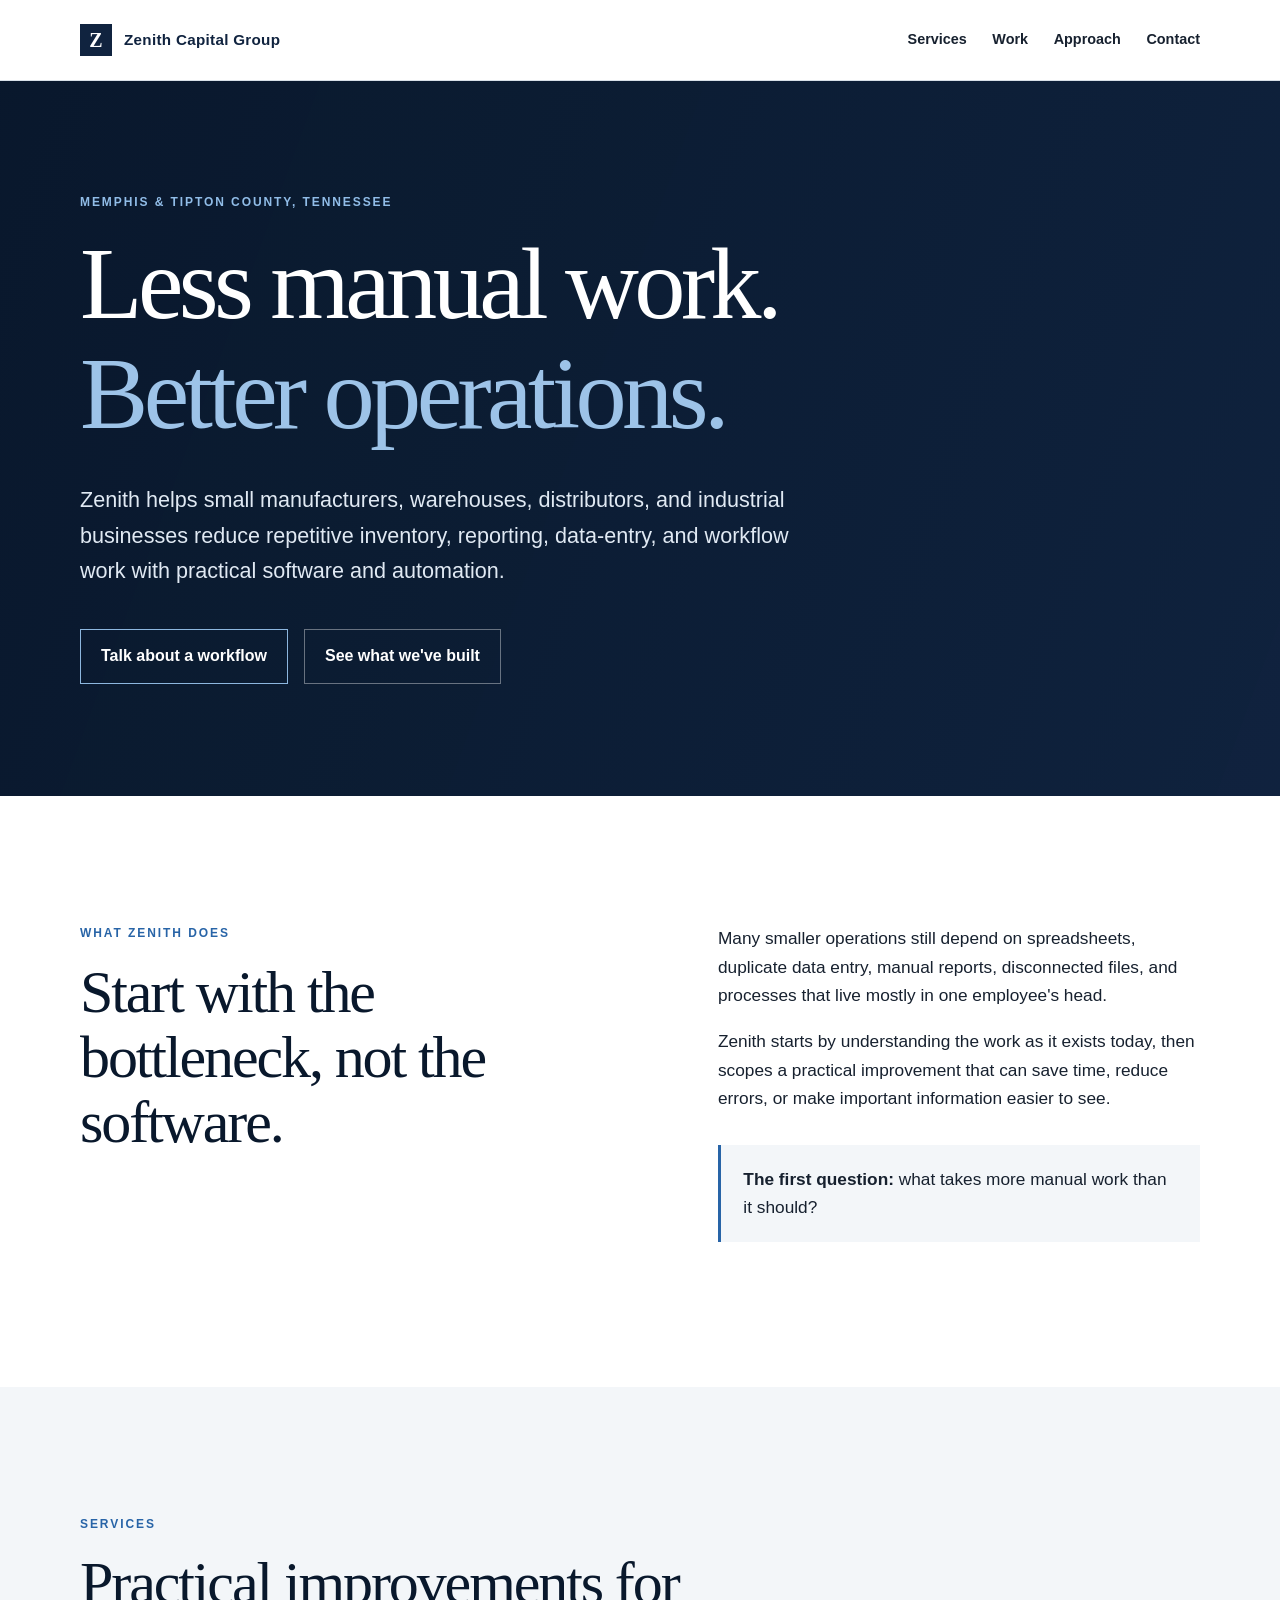
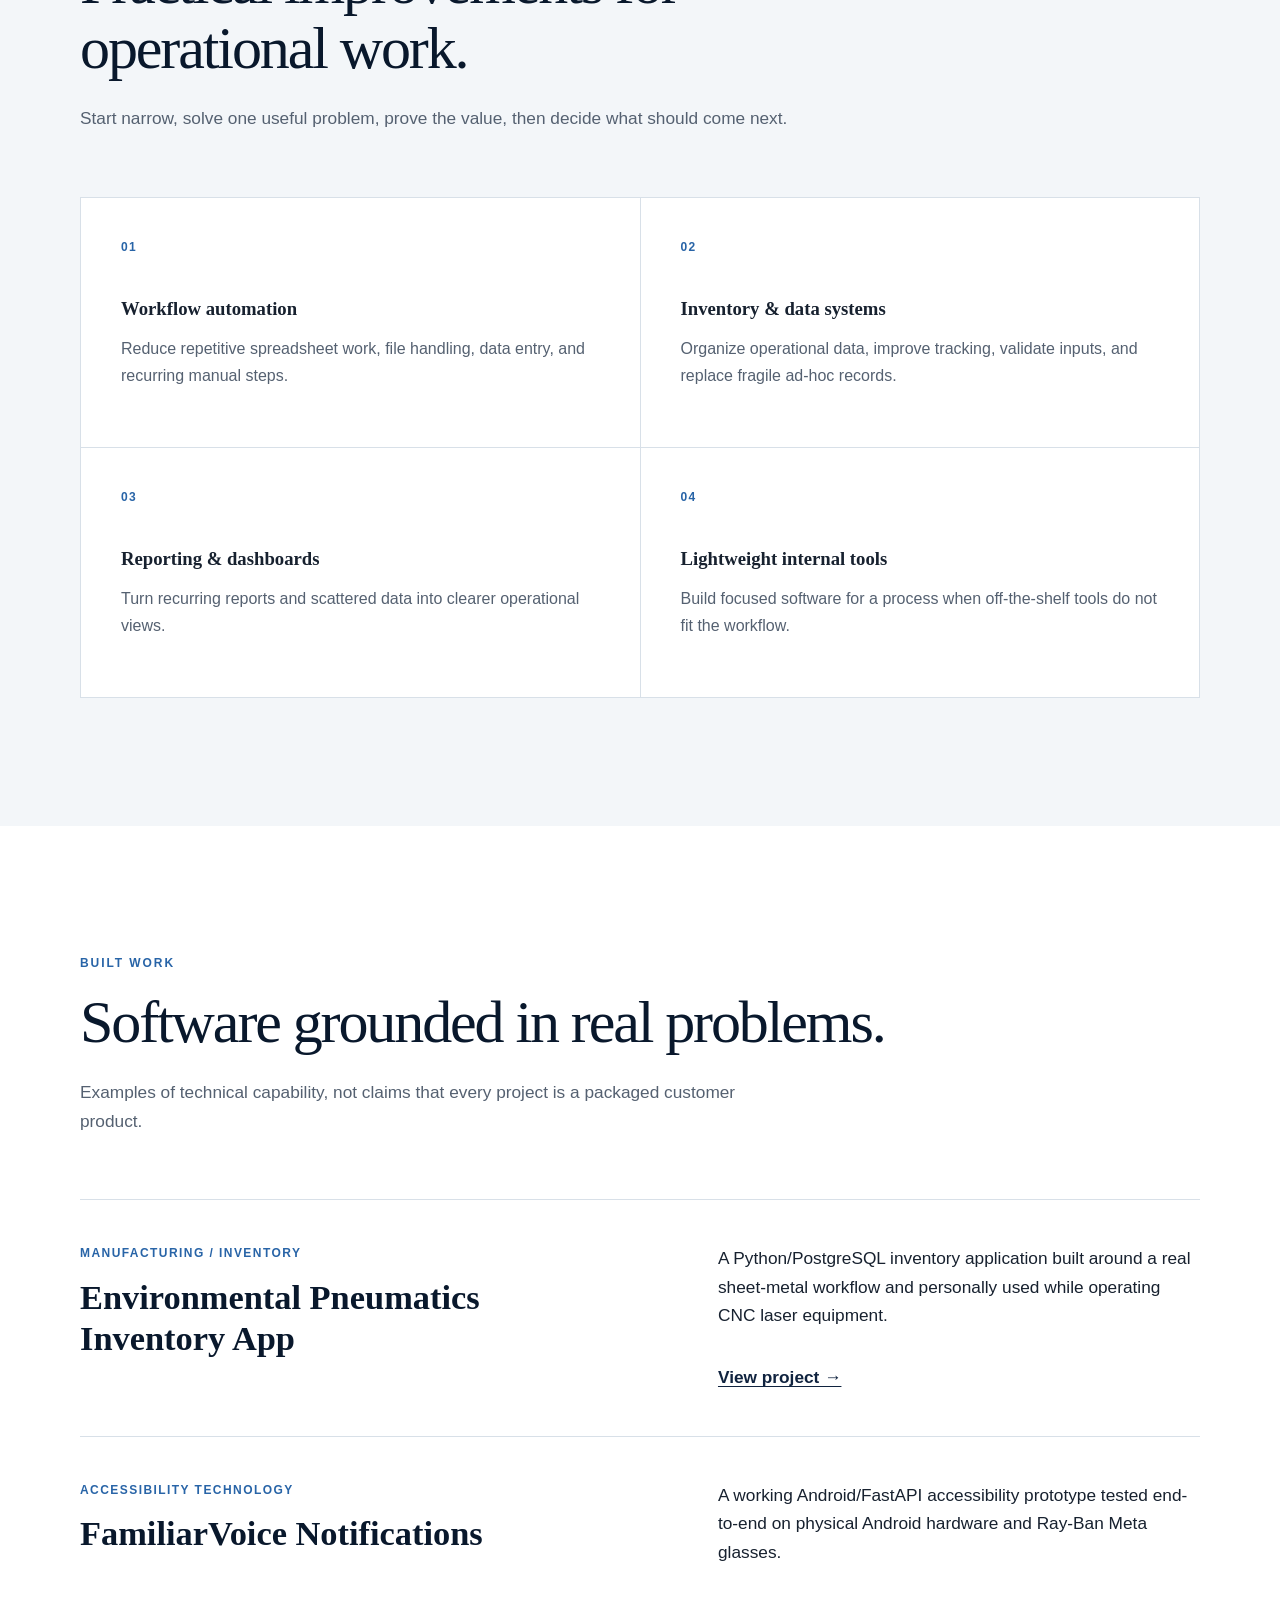
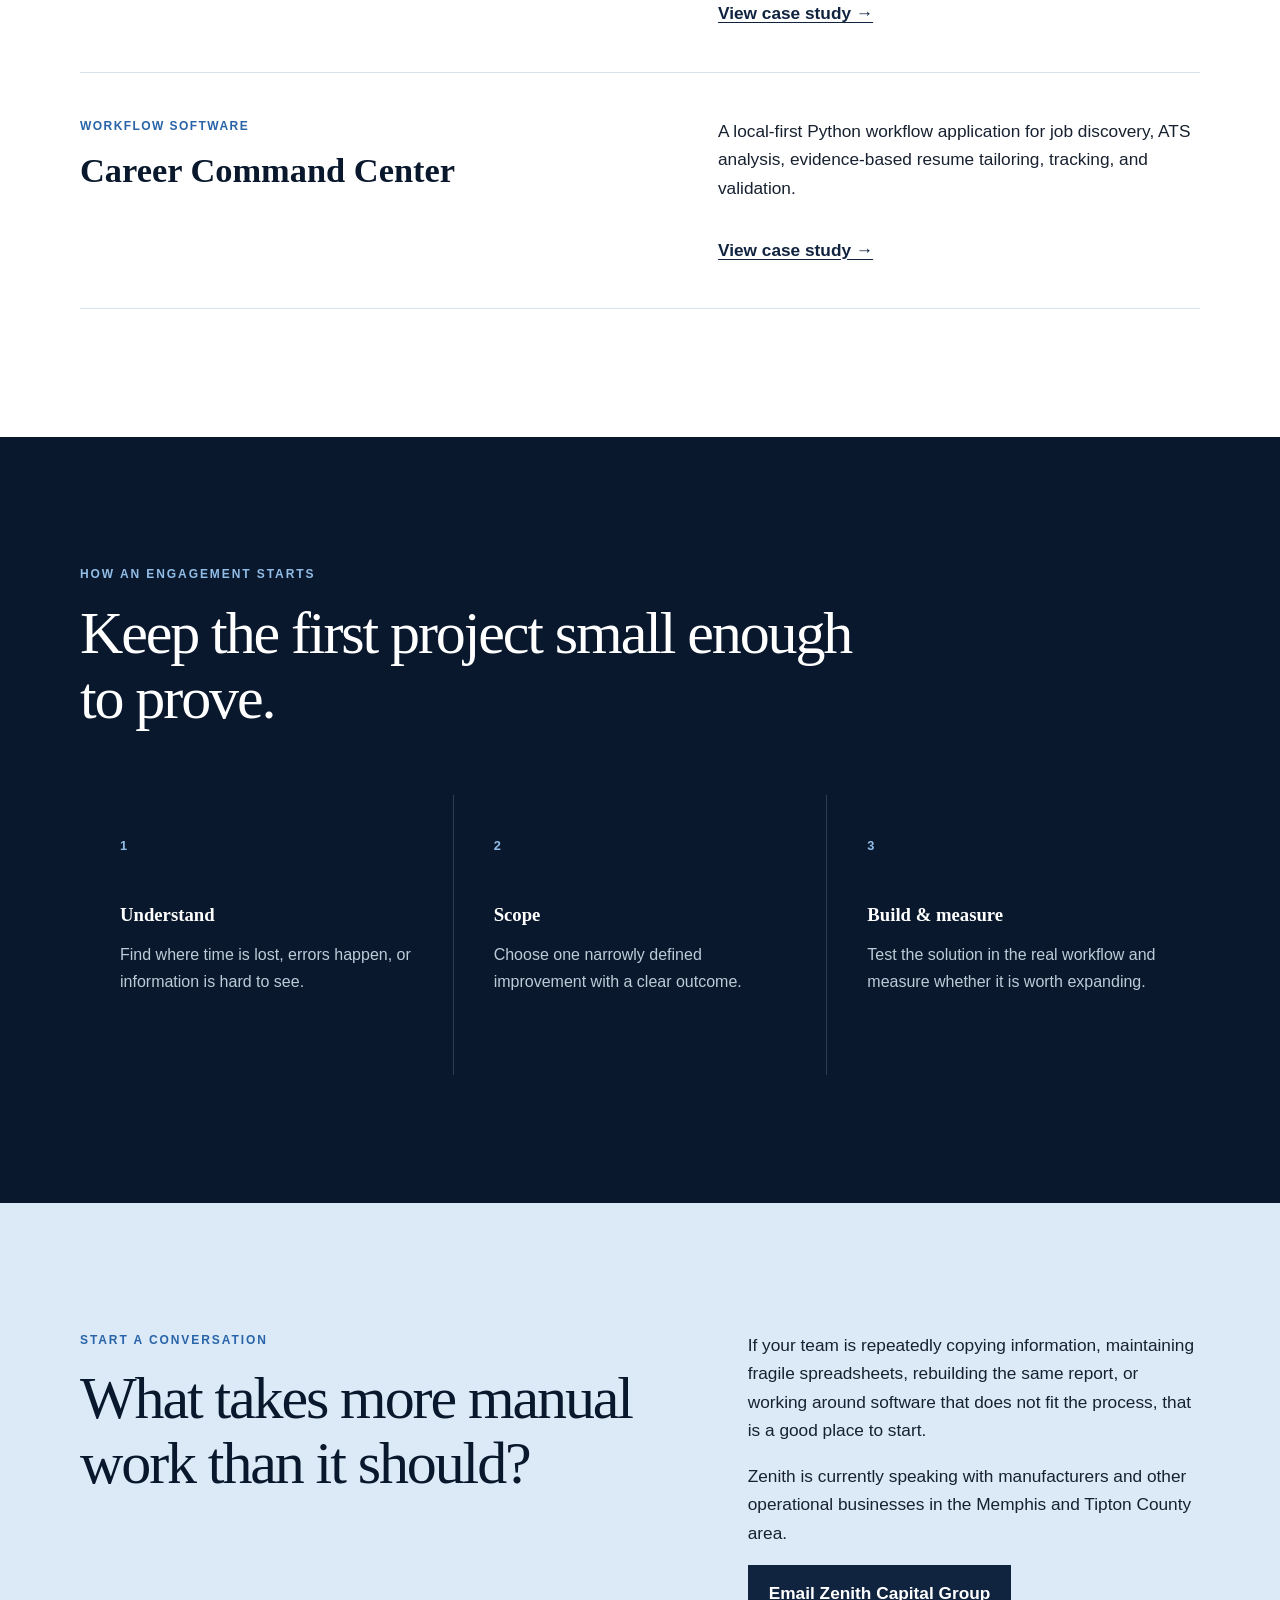
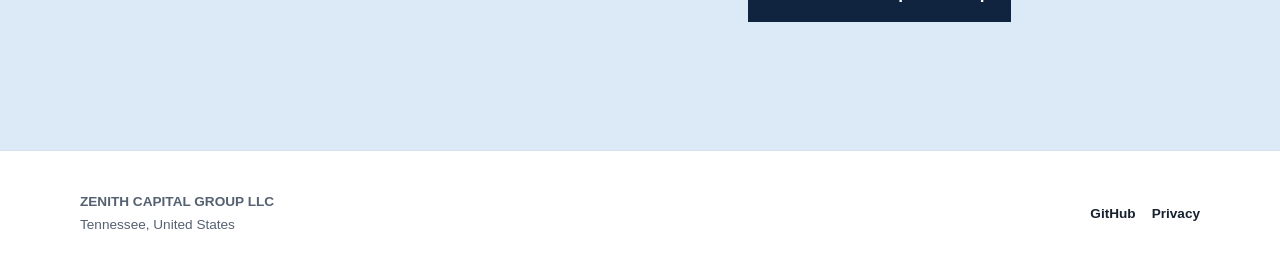
<file: index.html>
<!doctype html>
<html lang="en">
<head>
<meta charset="utf-8">
<meta name="viewport" content="width=device-width,initial-scale=1">
<meta name="description" content="Zenith Capital Group helps small manufacturers and industrial businesses reduce repetitive reporting, inventory, data-entry, and workflow work with practical software and automation.">
<meta name="google-site-verification" content="DT2wQH8qkcFXm-523jZDqOoia33BBi49vTfKjFDJHwY">
<title>Zenith Capital Group | Operations Software & Automation</title>
<link rel="stylesheet" href="sales.css">
</head>
<body>
<a class="skip-link" href="#main-content">Skip to main content</a>
<header class="site-header"><div class="container header-inner">
<a class="wordmark" href="index.html"><span class="mark">Z</span><span>Zenith Capital Group</span></a>
<nav><a href="#services">Services</a><a href="#work">Work</a><a href="#approach">Approach</a><a href="#contact">Contact</a></nav>
</div></header>
<main id="main-content">
<section class="hero"><div class="container hero-content">
<p class="eyebrow">Memphis & Tipton County, Tennessee</p>
<h1>Less manual work.<br><span>Better operations.</span></h1>
<p class="lead">Zenith helps small manufacturers, warehouses, distributors, and industrial businesses reduce repetitive inventory, reporting, data-entry, and workflow work with practical software and automation.</p>
<div class="hero-actions"><a class="button" href="#contact">Talk about a workflow</a><a class="button button-secondary" href="#work">See what we've built</a></div>
</div></section>

<section class="section"><div class="container split-grid">
<div><p class="eyebrow">What Zenith does</p><h2>Start with the bottleneck, not the software.</h2></div>
<div class="section-copy"><p>Many smaller operations still depend on spreadsheets, duplicate data entry, manual reports, disconnected files, and processes that live mostly in one employee's head.</p><p>Zenith starts by understanding the work as it exists today, then scopes a practical improvement that can save time, reduce errors, or make important information easier to see.</p><p class="callout"><strong>The first question:</strong> what takes more manual work than it should?</p></div>
</div></section>

<section class="section section-muted" id="services"><div class="container">
<div class="section-heading"><p class="eyebrow">Services</p><h2>Practical improvements for operational work.</h2><p>Start narrow, solve one useful problem, prove the value, then decide what should come next.</p></div>
<div class="card-grid">
<article class="service-card"><p class="card-number">01</p><h3>Workflow automation</h3><p>Reduce repetitive spreadsheet work, file handling, data entry, and recurring manual steps.</p></article>
<article class="service-card"><p class="card-number">02</p><h3>Inventory & data systems</h3><p>Organize operational data, improve tracking, validate inputs, and replace fragile ad-hoc records.</p></article>
<article class="service-card"><p class="card-number">03</p><h3>Reporting & dashboards</h3><p>Turn recurring reports and scattered data into clearer operational views.</p></article>
<article class="service-card"><p class="card-number">04</p><h3>Lightweight internal tools</h3><p>Build focused software for a process when off-the-shelf tools do not fit the workflow.</p></article>
</div></div></section>

<section class="section" id="work"><div class="container">
<div class="section-heading"><p class="eyebrow">Built work</p><h2>Software grounded in real problems.</h2><p>Examples of technical capability, not claims that every project is a packaged customer product.</p></div>
<div class="work-list">
<article class="work-item"><div><p class="work-label">Manufacturing / inventory</p><h3>Environmental Pneumatics Inventory App</h3></div><div class="work-copy"><p>A Python/PostgreSQL inventory application built around a real sheet-metal workflow and personally used while operating CNC laser equipment.</p><a class="text-link" href="https://github.com/ZachPoli/inventory-tracking-reporting-app">View project →</a></div></article>
<article class="work-item"><div><p class="work-label">Accessibility technology</p><h3>FamiliarVoice Notifications</h3></div><div class="work-copy"><p>A working Android/FastAPI accessibility prototype tested end-to-end on physical Android hardware and Ray-Ban Meta glasses.</p><a class="text-link" href="https://github.com/ZachPoli/ZachPoli/blob/main/projects/familiarvoice.md">View case study →</a></div></article>
<article class="work-item"><div><p class="work-label">Workflow software</p><h3>Career Command Center</h3></div><div class="work-copy"><p>A local-first Python workflow application for job discovery, ATS analysis, evidence-based resume tailoring, tracking, and validation.</p><a class="text-link" href="https://github.com/ZachPoli/ZachPoli/blob/main/projects/career-command-center.md">View case study →</a></div></article>
</div></div></section>

<section class="section section-dark" id="approach"><div class="container">
<div class="section-heading light-heading"><p class="eyebrow">How an engagement starts</p><h2>Keep the first project small enough to prove.</h2></div>
<div class="steps-grid"><article><span class="step-number">1</span><h3>Understand</h3><p>Find where time is lost, errors happen, or information is hard to see.</p></article><article><span class="step-number">2</span><h3>Scope</h3><p>Choose one narrowly defined improvement with a clear outcome.</p></article><article><span class="step-number">3</span><h3>Build & measure</h3><p>Test the solution in the real workflow and measure whether it is worth expanding.</p></article></div>
</div></section>

<section class="section contact-section" id="contact"><div class="container contact-grid">
<div><p class="eyebrow">Start a conversation</p><h2>What takes more manual work than it should?</h2></div>
<div class="contact-copy"><p>If your team is repeatedly copying information, maintaining fragile spreadsheets, rebuilding the same report, or working around software that does not fit the process, that is a good place to start.</p><p>Zenith is currently speaking with manufacturers and other operational businesses in the Memphis and Tipton County area.</p><a class="button button-dark" href="mailto:zach@zenithcapitalgroup.dev?subject=Operations%20workflow%20inquiry">Email Zenith Capital Group</a></div>
</div></section>
</main>
<footer class="site-footer"><div class="container footer-inner"><p><strong>ZENITH CAPITAL GROUP LLC</strong><br>Tennessee, United States</p><div class="footer-links"><a href="https://github.com/ZachPoli">GitHub</a><a href="privacy.html">Privacy</a></div></div></footer>
</body>
</html>
</file>
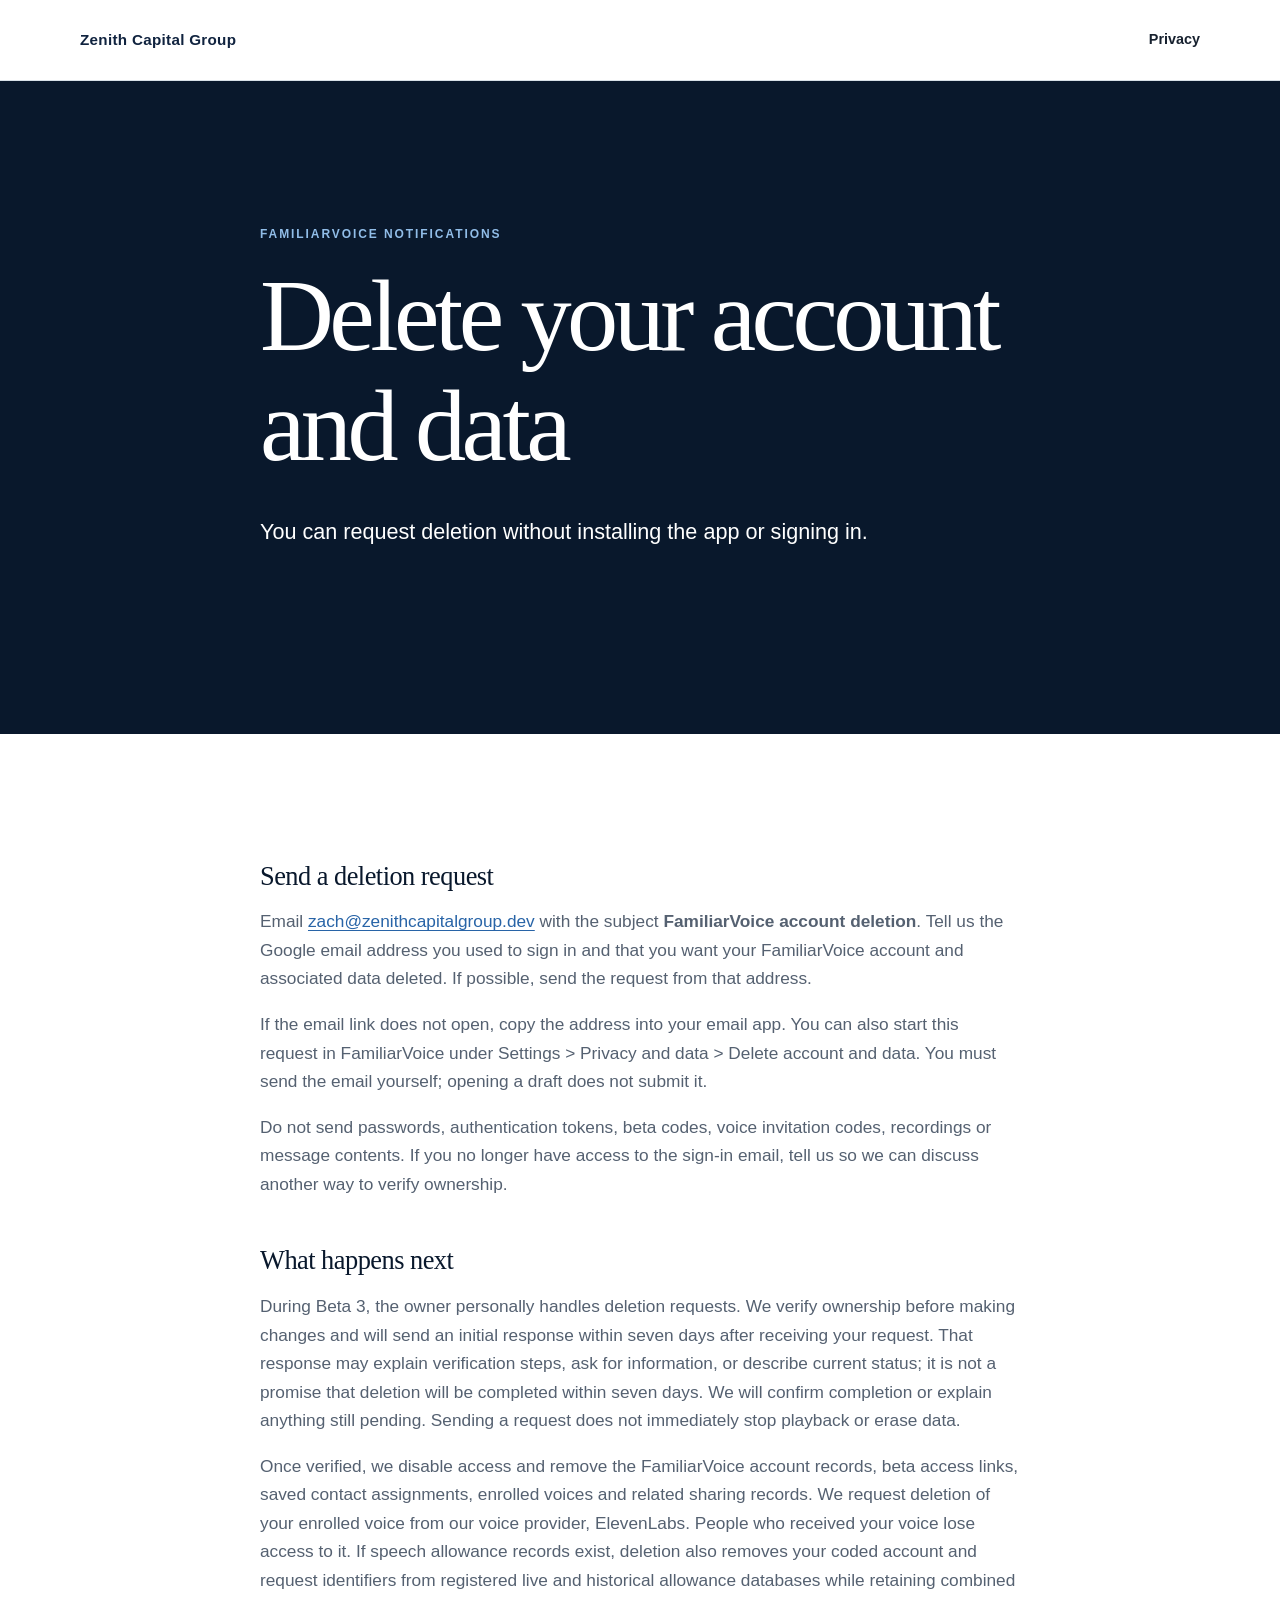
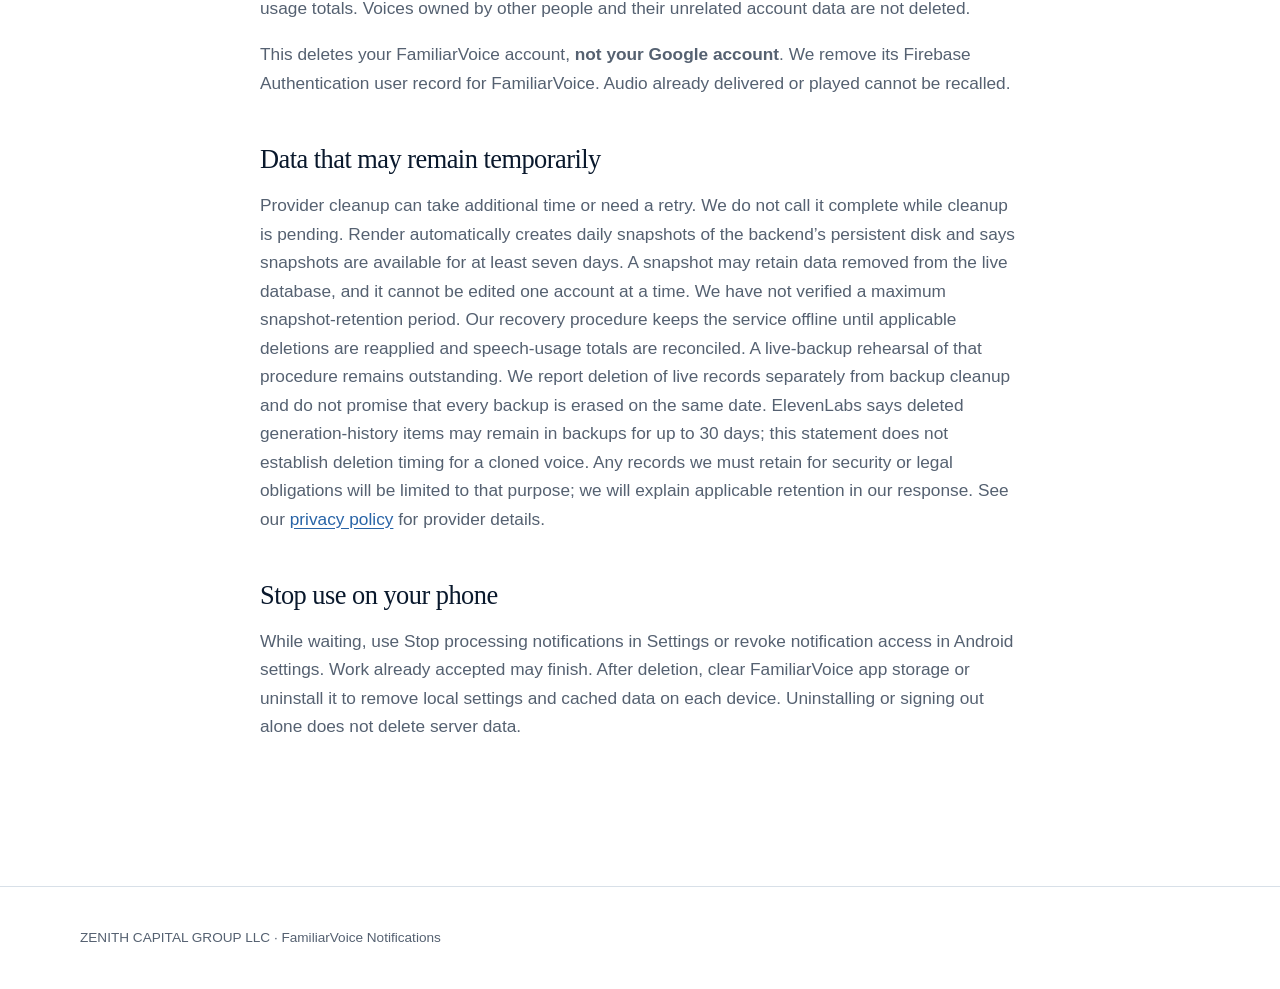
<file: delete-account.html>
<!doctype html>
<html lang="en">
<head>
<meta charset="utf-8">
<meta name="viewport" content="width=device-width, initial-scale=1">
<meta name="description" content="Request deletion of your FamiliarVoice account and associated data.">
<title>Delete your FamiliarVoice account | Zenith Capital Group</title>
<link rel="stylesheet" href="styles.css">
</head>
<body>
<a class="skip-link" href="#main-content">Skip to main content</a>
<header class="site-header"><div class="container header-inner">
<a class="wordmark" href="index.html">Zenith Capital Group</a>
<nav aria-label="Primary navigation"><a href="privacy.html">Privacy</a></nav>
</div></header>
<main id="main-content">
<section class="page-intro"><div class="container narrow">
<p class="eyebrow">FamiliarVoice Notifications</p>
<h1>Delete your account and data</h1>
<p class="lead">You can request deletion without installing the app or signing in.</p>
</div></section>
<section class="section"><div class="container narrow prose">
<h2>Send a deletion request</h2>
<p>Email <a href="mailto:zach@zenithcapitalgroup.dev?subject=FamiliarVoice%20account%20deletion">zach@zenithcapitalgroup.dev</a> with the subject <strong>FamiliarVoice account deletion</strong>. Tell us the Google email address you used to sign in and that you want your FamiliarVoice account and associated data deleted. If possible, send the request from that address.</p>
<p>If the email link does not open, copy the address into your email app. You can also start this request in FamiliarVoice under Settings &gt; Privacy and data &gt; Delete account and data. You must send the email yourself; opening a draft does not submit it.</p>
<p>Do not send passwords, authentication tokens, beta codes, voice invitation codes, recordings or message contents. If you no longer have access to the sign-in email, tell us so we can discuss another way to verify ownership.</p>
<h2>What happens next</h2>
<p>During Beta 3, the owner personally handles deletion requests. We verify ownership before making changes and will send an initial response within seven days after receiving your request. That response may explain verification steps, ask for information, or describe current status; it is not a promise that deletion will be completed within seven days. We will confirm completion or explain anything still pending. Sending a request does not immediately stop playback or erase data.</p>
<p>Once verified, we disable access and remove the FamiliarVoice account records, beta access links, saved contact assignments, enrolled voices and related sharing records. We request deletion of your enrolled voice from our voice provider, ElevenLabs. People who received your voice lose access to it. If speech allowance records exist, deletion also removes your coded account and request identifiers from registered live and historical allowance databases while retaining combined usage totals. Voices owned by other people and their unrelated account data are not deleted.</p>
<p>This deletes your FamiliarVoice account, <strong>not your Google account</strong>. We remove its Firebase Authentication user record for FamiliarVoice. Audio already delivered or played cannot be recalled.</p>
<h2>Data that may remain temporarily</h2>
<p>Provider cleanup can take additional time or need a retry. We do not call it complete while cleanup is pending. Render automatically creates daily snapshots of the backend’s persistent disk and says snapshots are available for at least seven days. A snapshot may retain data removed from the live database, and it cannot be edited one account at a time. We have not verified a maximum snapshot-retention period. Our recovery procedure keeps the service offline until applicable deletions are reapplied and speech-usage totals are reconciled. A live-backup rehearsal of that procedure remains outstanding. We report deletion of live records separately from backup cleanup and do not promise that every backup is erased on the same date. ElevenLabs says deleted generation-history items may remain in backups for up to 30 days; this statement does not establish deletion timing for a cloned voice. Any records we must retain for security or legal obligations will be limited to that purpose; we will explain applicable retention in our response. See our <a href="privacy.html">privacy policy</a> for provider details.</p>
<h2>Stop use on your phone</h2>
<p>While waiting, use Stop processing notifications in Settings or revoke notification access in Android settings. Work already accepted may finish. After deletion, clear FamiliarVoice app storage or uninstall it to remove local settings and cached data on each device. Uninstalling or signing out alone does not delete server data.</p>
</div></section>
</main>
<footer class="site-footer"><div class="container"><p>ZENITH CAPITAL GROUP LLC · FamiliarVoice Notifications</p></div></footer>
</body></html>
</file>
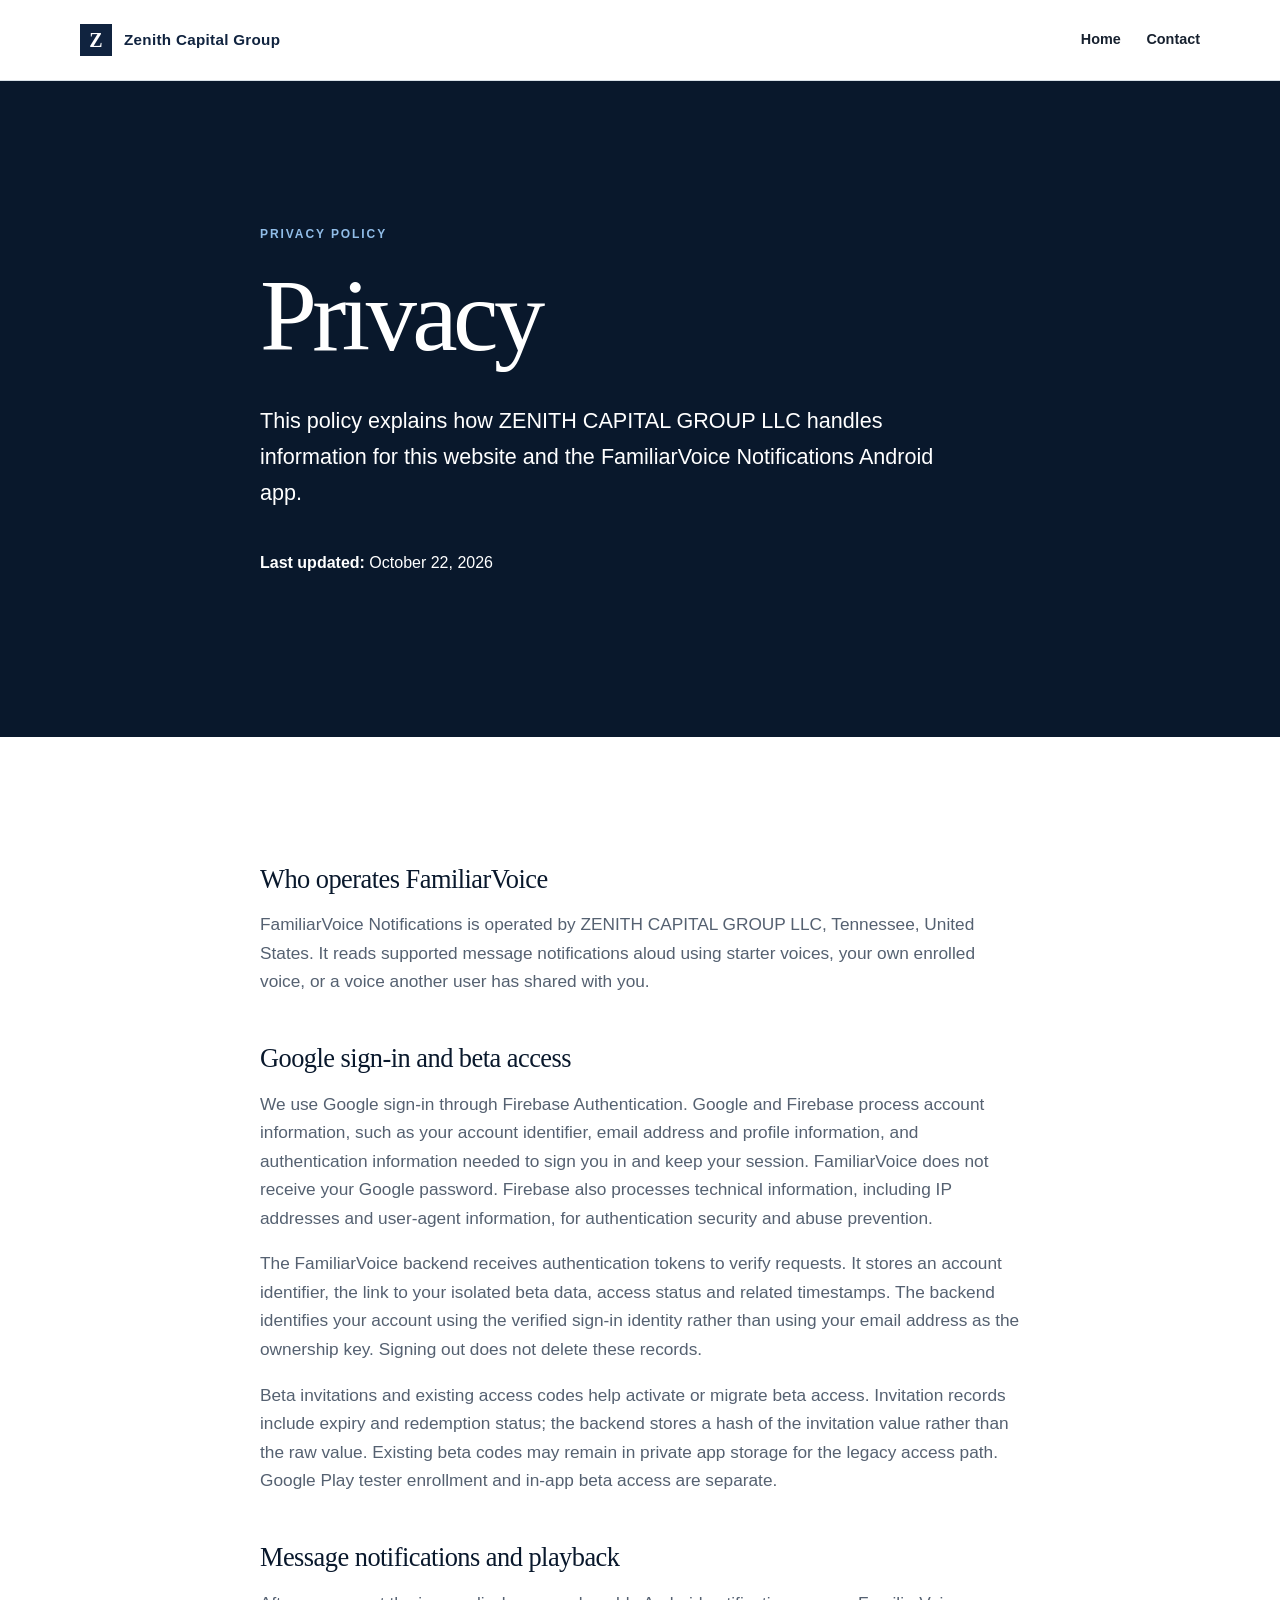
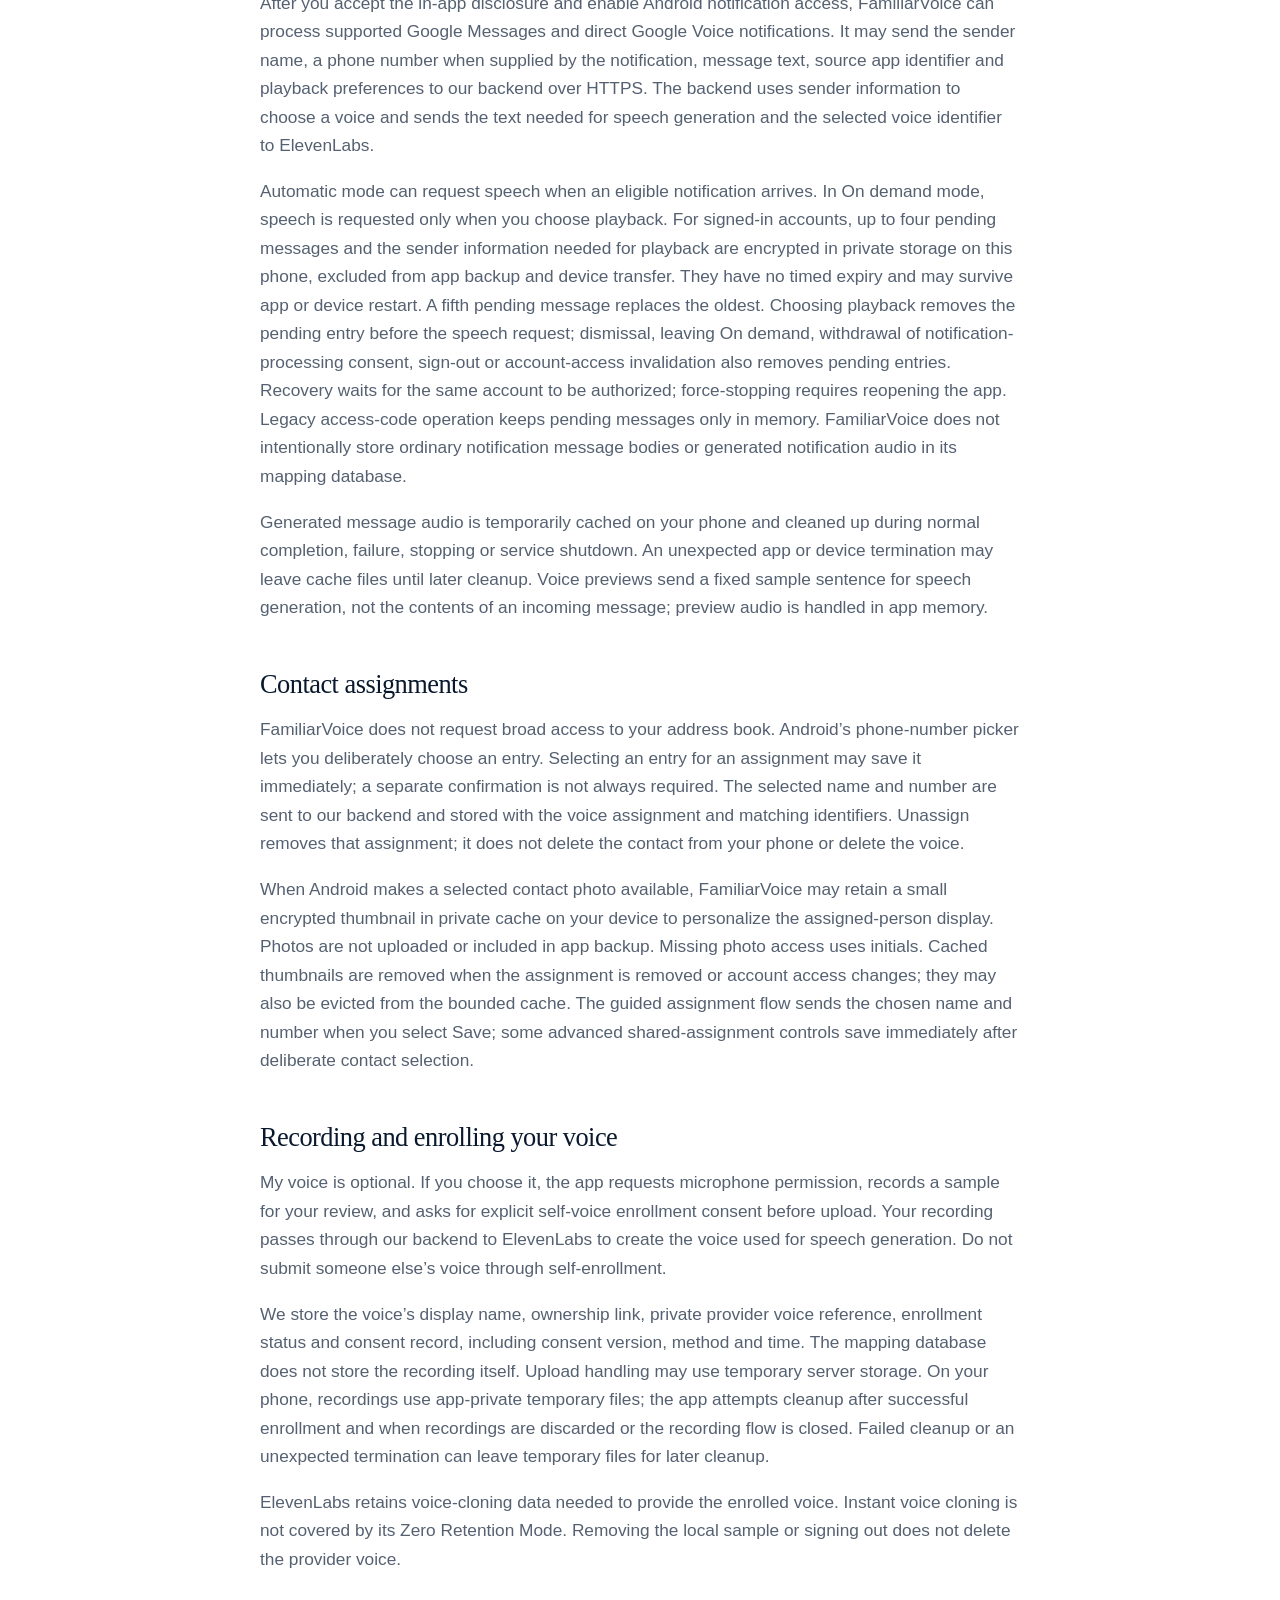
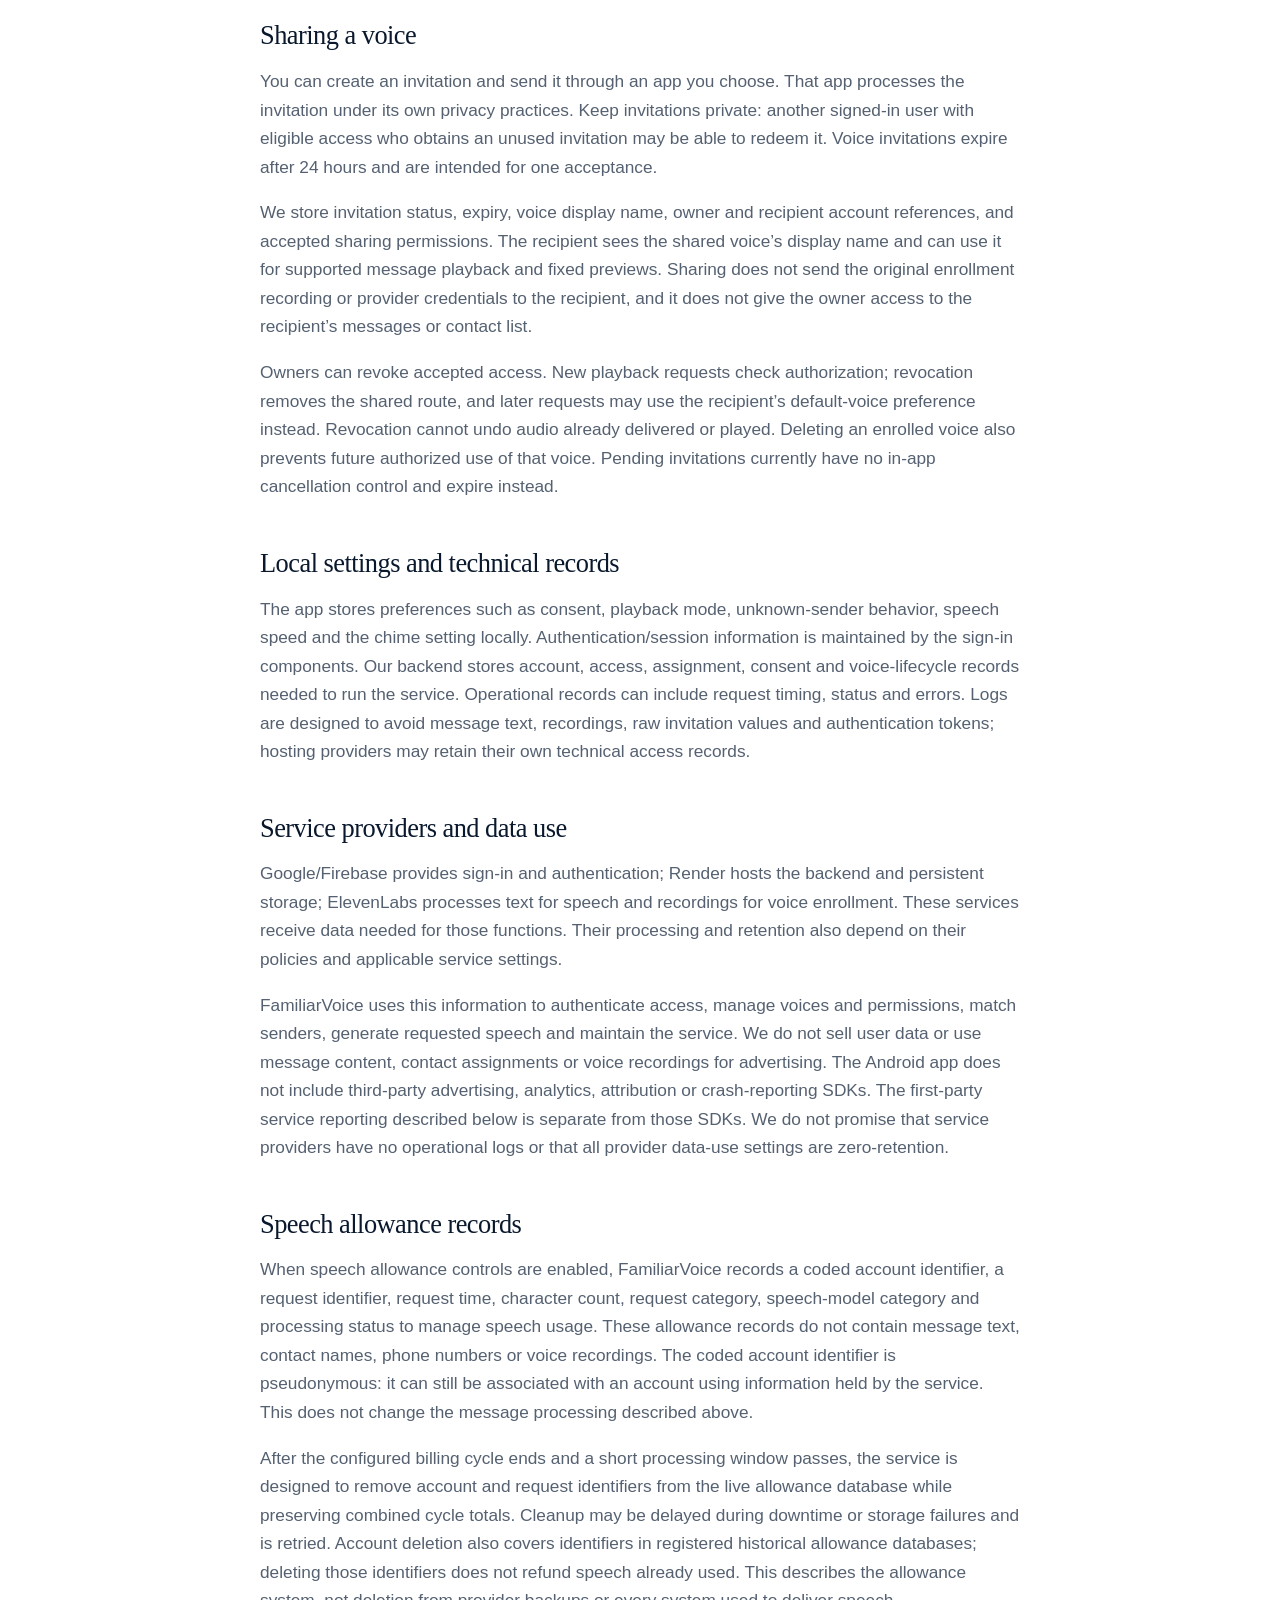
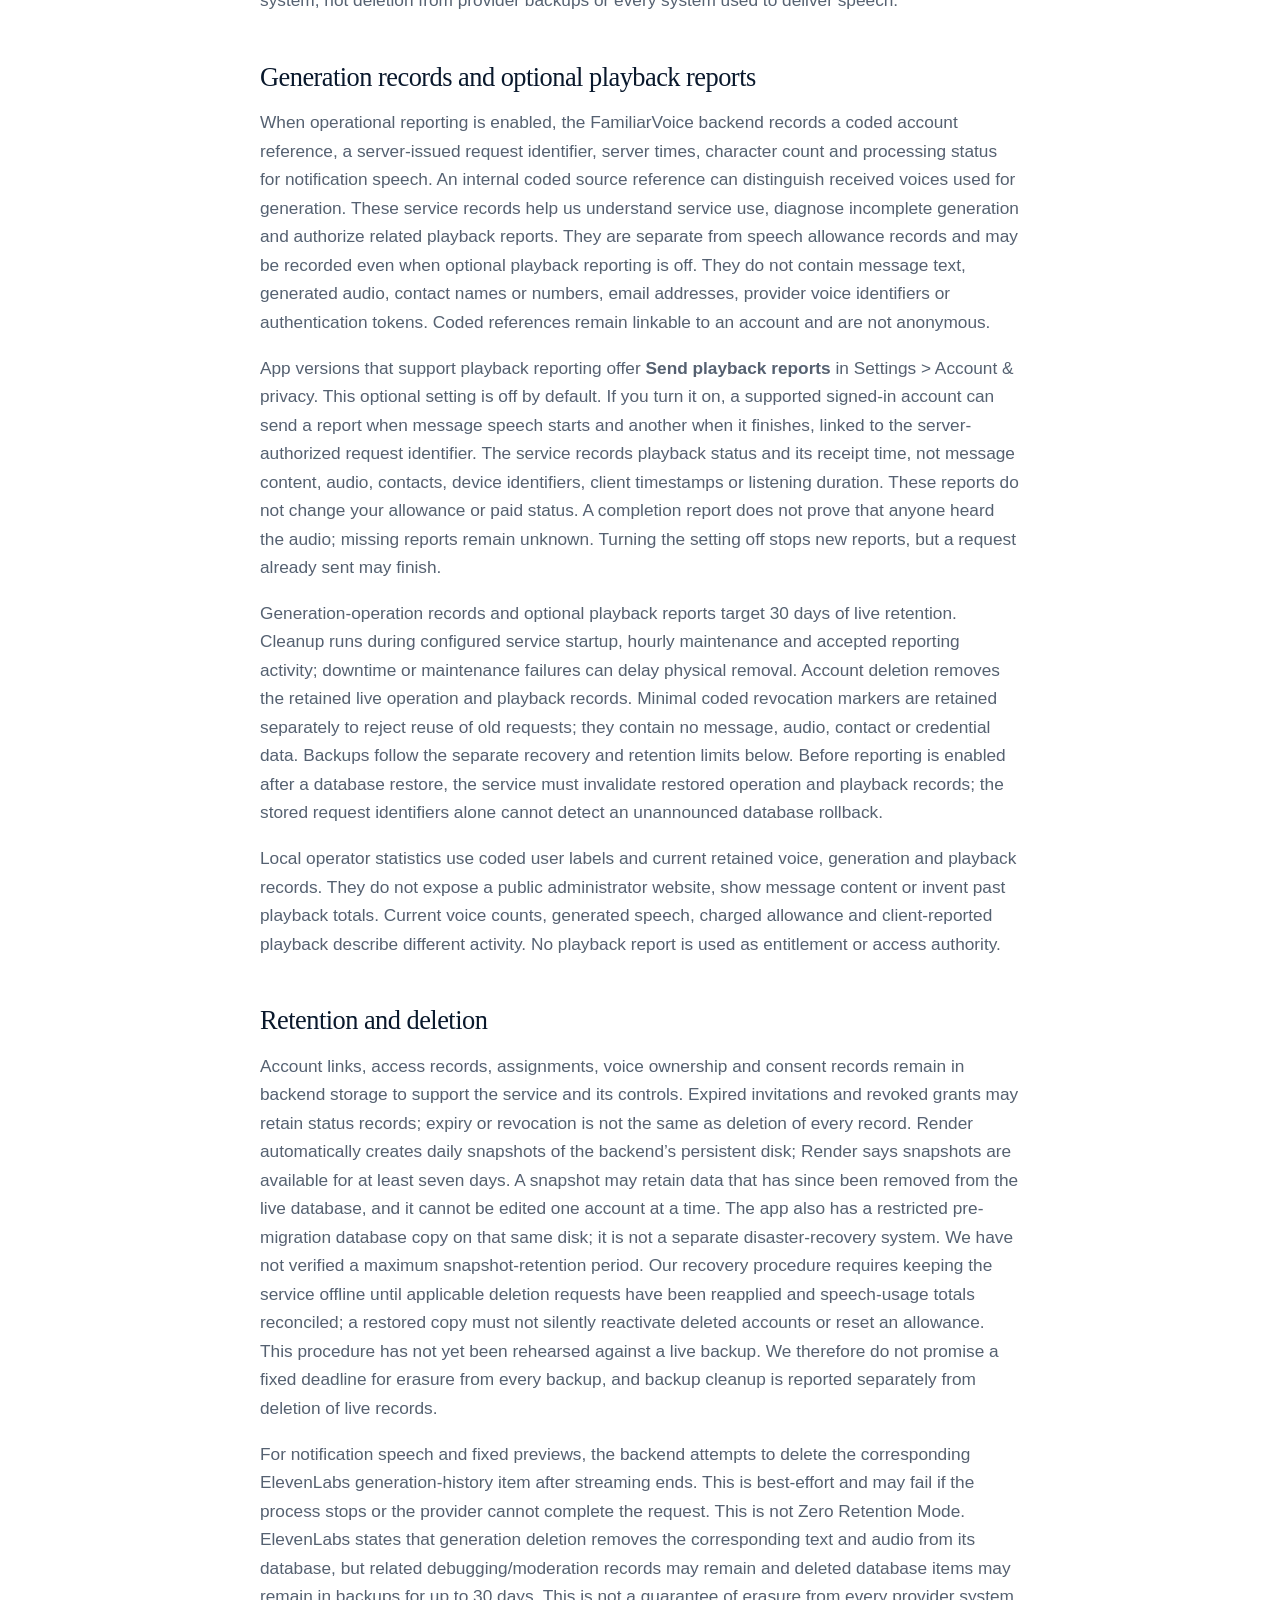
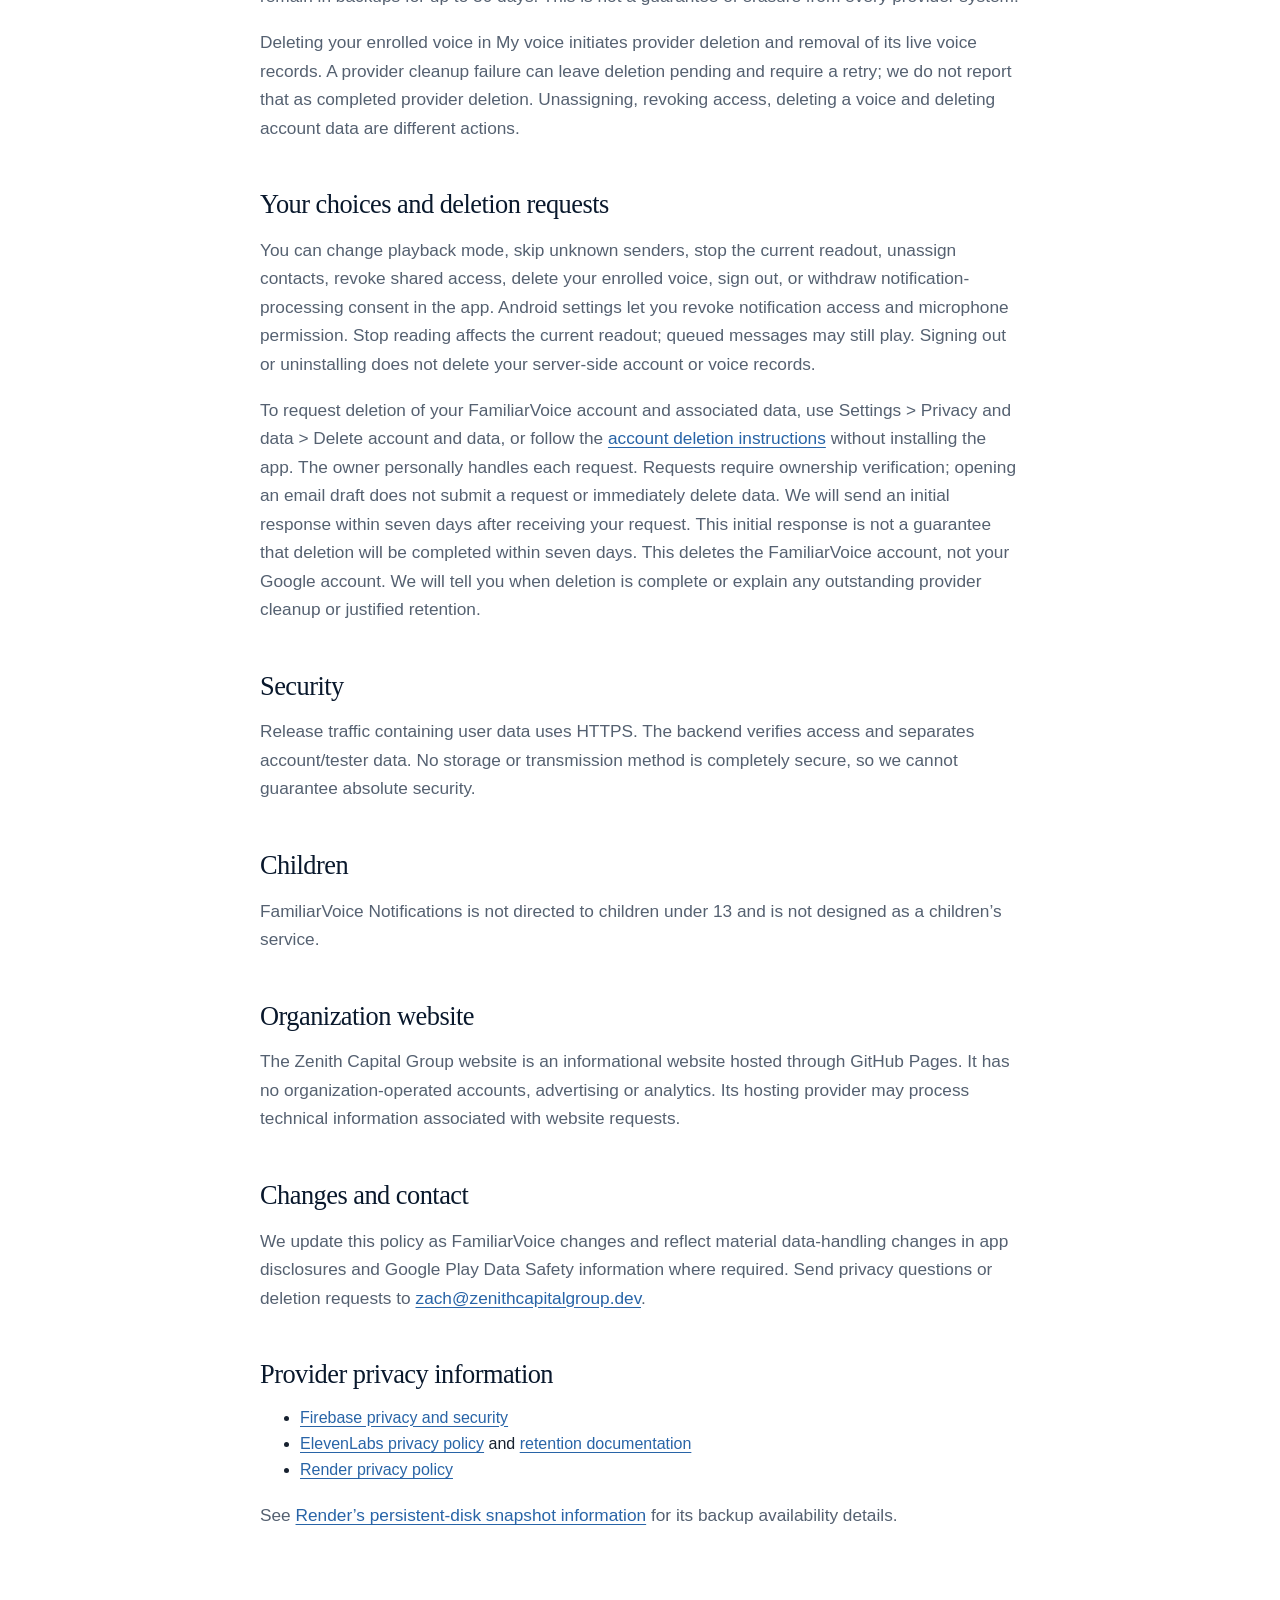
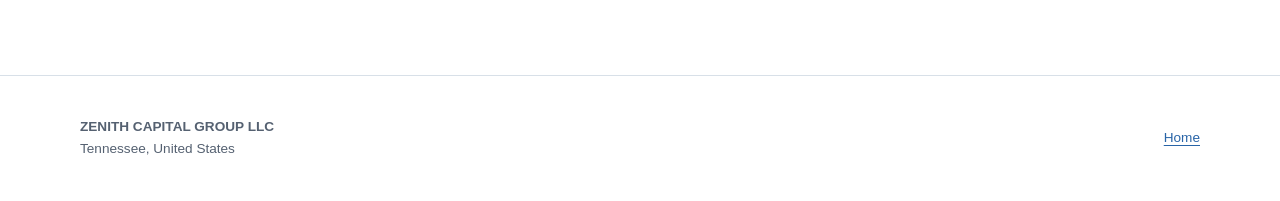
<file: privacy.html>
<!doctype html>
<html lang="en">
<head>
  <meta charset="utf-8">
  <meta name="viewport" content="width=device-width, initial-scale=1">
  <meta name="description" content="Privacy information for Zenith Capital Group and FamiliarVoice Notifications.">
  <title>Privacy | Zenith Capital Group</title>
  <link rel="stylesheet" href="styles.css">
</head>
<body>
  <a class="skip-link" href="#main-content">Skip to main content</a>
  <header class="site-header">
    <div class="container header-inner">
      <a class="wordmark" href="index.html" aria-label="Zenith Capital Group home">
        <span class="mark" aria-hidden="true">Z</span>
        <span>Zenith Capital Group</span>
      </a>
      <nav aria-label="Primary navigation">
        <a href="index.html">Home</a>
        <a href="index.html#contact">Contact</a>
      </nav>
    </div>
  </header>

  <main id="main-content">
    <section class="page-intro">
      <div class="container narrow">
        <p class="eyebrow">Privacy policy</p>
        <h1>Privacy</h1>
        <p class="lead">This policy explains how ZENITH CAPITAL GROUP LLC handles information for this website and the FamiliarVoice Notifications Android app.</p>
        <p><strong>Last updated:</strong> October 22, 2026</p>
      </div>
    </section>

    <section class="section">
      <div class="container narrow prose">
        <h2>Who operates FamiliarVoice</h2>
        <p>FamiliarVoice Notifications is operated by ZENITH CAPITAL GROUP LLC, Tennessee, United States. It reads supported message notifications aloud using starter voices, your own enrolled voice, or a voice another user has shared with you.</p>
        <h2>Google sign-in and beta access</h2>
        <p>We use Google sign-in through Firebase Authentication. Google and Firebase process account information, such as your account identifier, email address and profile information, and authentication information needed to sign you in and keep your session. FamiliarVoice does not receive your Google password. Firebase also processes technical information, including IP addresses and user-agent information, for authentication security and abuse prevention.</p>
        <p>The FamiliarVoice backend receives authentication tokens to verify requests. It stores an account identifier, the link to your isolated beta data, access status and related timestamps. The backend identifies your account using the verified sign-in identity rather than using your email address as the ownership key. Signing out does not delete these records.</p>
        <p>Beta invitations and existing access codes help activate or migrate beta access. Invitation records include expiry and redemption status; the backend stores a hash of the invitation value rather than the raw value. Existing beta codes may remain in private app storage for the legacy access path. Google Play tester enrollment and in-app beta access are separate.</p>
        <h2>Message notifications and playback</h2>
        <p>After you accept the in-app disclosure and enable Android notification access, FamiliarVoice can process supported Google Messages and direct Google Voice notifications. It may send the sender name, a phone number when supplied by the notification, message text, source app identifier and playback preferences to our backend over HTTPS. The backend uses sender information to choose a voice and sends the text needed for speech generation and the selected voice identifier to ElevenLabs.</p>
        <p>Automatic mode can request speech when an eligible notification arrives. In On demand mode, speech is requested only when you choose playback. For signed-in accounts, up to four pending messages and the sender information needed for playback are encrypted in private storage on this phone, excluded from app backup and device transfer. They have no timed expiry and may survive app or device restart. A fifth pending message replaces the oldest. Choosing playback removes the pending entry before the speech request; dismissal, leaving On demand, withdrawal of notification-processing consent, sign-out or account-access invalidation also removes pending entries. Recovery waits for the same account to be authorized; force-stopping requires reopening the app. Legacy access-code operation keeps pending messages only in memory. FamiliarVoice does not intentionally store ordinary notification message bodies or generated notification audio in its mapping database.</p>
        <p>Generated message audio is temporarily cached on your phone and cleaned up during normal completion, failure, stopping or service shutdown. An unexpected app or device termination may leave cache files until later cleanup. Voice previews send a fixed sample sentence for speech generation, not the contents of an incoming message; preview audio is handled in app memory.</p>
        <h2>Contact assignments</h2>
        <p>FamiliarVoice does not request broad access to your address book. Android’s phone-number picker lets you deliberately choose an entry. Selecting an entry for an assignment may save it immediately; a separate confirmation is not always required. The selected name and number are sent to our backend and stored with the voice assignment and matching identifiers. Unassign removes that assignment; it does not delete the contact from your phone or delete the voice.</p>
        <p>When Android makes a selected contact photo available, FamiliarVoice may retain a small encrypted thumbnail in private cache on your device to personalize the assigned-person display. Photos are not uploaded or included in app backup. Missing photo access uses initials. Cached thumbnails are removed when the assignment is removed or account access changes; they may also be evicted from the bounded cache. The guided assignment flow sends the chosen name and number when you select Save; some advanced shared-assignment controls save immediately after deliberate contact selection.</p>
        <h2>Recording and enrolling your voice</h2>
        <p>My voice is optional. If you choose it, the app requests microphone permission, records a sample for your review, and asks for explicit self-voice enrollment consent before upload. Your recording passes through our backend to ElevenLabs to create the voice used for speech generation. Do not submit someone else’s voice through self-enrollment.</p>
        <p>We store the voice’s display name, ownership link, private provider voice reference, enrollment status and consent record, including consent version, method and time. The mapping database does not store the recording itself. Upload handling may use temporary server storage. On your phone, recordings use app-private temporary files; the app attempts cleanup after successful enrollment and when recordings are discarded or the recording flow is closed. Failed cleanup or an unexpected termination can leave temporary files for later cleanup.</p>
        <p>ElevenLabs retains voice-cloning data needed to provide the enrolled voice. Instant voice cloning is not covered by its Zero Retention Mode. Removing the local sample or signing out does not delete the provider voice.</p>
        <h2>Sharing a voice</h2>
        <p>You can create an invitation and send it through an app you choose. That app processes the invitation under its own privacy practices. Keep invitations private: another signed-in user with eligible access who obtains an unused invitation may be able to redeem it. Voice invitations expire after 24 hours and are intended for one acceptance.</p>
        <p>We store invitation status, expiry, voice display name, owner and recipient account references, and accepted sharing permissions. The recipient sees the shared voice’s display name and can use it for supported message playback and fixed previews. Sharing does not send the original enrollment recording or provider credentials to the recipient, and it does not give the owner access to the recipient’s messages or contact list.</p>
        <p>Owners can revoke accepted access. New playback requests check authorization; revocation removes the shared route, and later requests may use the recipient’s default-voice preference instead. Revocation cannot undo audio already delivered or played. Deleting an enrolled voice also prevents future authorized use of that voice. Pending invitations currently have no in-app cancellation control and expire instead.</p>
        <h2>Local settings and technical records</h2>
        <p>The app stores preferences such as consent, playback mode, unknown-sender behavior, speech speed and the chime setting locally. Authentication/session information is maintained by the sign-in components. Our backend stores account, access, assignment, consent and voice-lifecycle records needed to run the service. Operational records can include request timing, status and errors. Logs are designed to avoid message text, recordings, raw invitation values and authentication tokens; hosting providers may retain their own technical access records.</p>
        <h2>Service providers and data use</h2>
        <p>Google/Firebase provides sign-in and authentication; Render hosts the backend and persistent storage; ElevenLabs processes text for speech and recordings for voice enrollment. These services receive data needed for those functions. Their processing and retention also depend on their policies and applicable service settings.</p>
        <p>FamiliarVoice uses this information to authenticate access, manage voices and permissions, match senders, generate requested speech and maintain the service. We do not sell user data or use message content, contact assignments or voice recordings for advertising. The Android app does not include third-party advertising, analytics, attribution or crash-reporting SDKs. The first-party service reporting described below is separate from those SDKs. We do not promise that service providers have no operational logs or that all provider data-use settings are zero-retention.</p>
        <h2>Speech allowance records</h2>
        <p>When speech allowance controls are enabled, FamiliarVoice records a coded account identifier, a request identifier, request time, character count, request category, speech-model category and processing status to manage speech usage. These allowance records do not contain message text, contact names, phone numbers or voice recordings. The coded account identifier is pseudonymous: it can still be associated with an account using information held by the service. This does not change the message processing described above.</p>
        <p>After the configured billing cycle ends and a short processing window passes, the service is designed to remove account and request identifiers from the live allowance database while preserving combined cycle totals. Cleanup may be delayed during downtime or storage failures and is retried. Account deletion also covers identifiers in registered historical allowance databases; deleting those identifiers does not refund speech already used. This describes the allowance system, not deletion from provider backups or every system used to deliver speech.</p>
        <h2>Generation records and optional playback reports</h2>
        <p>When operational reporting is enabled, the FamiliarVoice backend records a coded account reference, a server-issued request identifier, server times, character count and processing status for notification speech. An internal coded source reference can distinguish received voices used for generation. These service records help us understand service use, diagnose incomplete generation and authorize related playback reports. They are separate from speech allowance records and may be recorded even when optional playback reporting is off. They do not contain message text, generated audio, contact names or numbers, email addresses, provider voice identifiers or authentication tokens. Coded references remain linkable to an account and are not anonymous.</p>
        <p>App versions that support playback reporting offer <strong>Send playback reports</strong> in Settings &gt; Account &amp; privacy. This optional setting is off by default. If you turn it on, a supported signed-in account can send a report when message speech starts and another when it finishes, linked to the server-authorized request identifier. The service records playback status and its receipt time, not message content, audio, contacts, device identifiers, client timestamps or listening duration. These reports do not change your allowance or paid status. A completion report does not prove that anyone heard the audio; missing reports remain unknown. Turning the setting off stops new reports, but a request already sent may finish.</p>
        <p>Generation-operation records and optional playback reports target 30 days of live retention. Cleanup runs during configured service startup, hourly maintenance and accepted reporting activity; downtime or maintenance failures can delay physical removal. Account deletion removes the retained live operation and playback records. Minimal coded revocation markers are retained separately to reject reuse of old requests; they contain no message, audio, contact or credential data. Backups follow the separate recovery and retention limits below. Before reporting is enabled after a database restore, the service must invalidate restored operation and playback records; the stored request identifiers alone cannot detect an unannounced database rollback.</p>
        <p>Local operator statistics use coded user labels and current retained voice, generation and playback records. They do not expose a public administrator website, show message content or invent past playback totals. Current voice counts, generated speech, charged allowance and client-reported playback describe different activity. No playback report is used as entitlement or access authority.</p>
        <h2>Retention and deletion</h2>
        <p>Account links, access records, assignments, voice ownership and consent records remain in backend storage to support the service and its controls. Expired invitations and revoked grants may retain status records; expiry or revocation is not the same as deletion of every record. Render automatically creates daily snapshots of the backend’s persistent disk; Render says snapshots are available for at least seven days. A snapshot may retain data that has since been removed from the live database, and it cannot be edited one account at a time. The app also has a restricted pre-migration database copy on that same disk; it is not a separate disaster-recovery system. We have not verified a maximum snapshot-retention period. Our recovery procedure requires keeping the service offline until applicable deletion requests have been reapplied and speech-usage totals reconciled; a restored copy must not silently reactivate deleted accounts or reset an allowance. This procedure has not yet been rehearsed against a live backup. We therefore do not promise a fixed deadline for erasure from every backup, and backup cleanup is reported separately from deletion of live records.</p>
        <p>For notification speech and fixed previews, the backend attempts to delete the corresponding ElevenLabs generation-history item after streaming ends. This is best-effort and may fail if the process stops or the provider cannot complete the request. This is not Zero Retention Mode. ElevenLabs states that generation deletion removes the corresponding text and audio from its database, but related debugging/moderation records may remain and deleted database items may remain in backups for up to 30 days. This is not a guarantee of erasure from every provider system.</p>
        <p>Deleting your enrolled voice in My voice initiates provider deletion and removal of its live voice records. A provider cleanup failure can leave deletion pending and require a retry; we do not report that as completed provider deletion. Unassigning, revoking access, deleting a voice and deleting account data are different actions.</p>
        <h2>Your choices and deletion requests</h2>
        <p>You can change playback mode, skip unknown senders, stop the current readout, unassign contacts, revoke shared access, delete your enrolled voice, sign out, or withdraw notification-processing consent in the app. Android settings let you revoke notification access and microphone permission. Stop reading affects the current readout; queued messages may still play. Signing out or uninstalling does not delete your server-side account or voice records.</p>
        <p>To request deletion of your FamiliarVoice account and associated data, use Settings &gt; Privacy and data &gt; Delete account and data, or follow the <a href="delete-account.html">account deletion instructions</a> without installing the app. The owner personally handles each request. Requests require ownership verification; opening an email draft does not submit a request or immediately delete data. We will send an initial response within seven days after receiving your request. This initial response is not a guarantee that deletion will be completed within seven days. This deletes the FamiliarVoice account, not your Google account. We will tell you when deletion is complete or explain any outstanding provider cleanup or justified retention.</p>
        <h2>Security</h2>
        <p>Release traffic containing user data uses HTTPS. The backend verifies access and separates account/tester data. No storage or transmission method is completely secure, so we cannot guarantee absolute security.</p>
        <h2>Children</h2>
        <p>FamiliarVoice Notifications is not directed to children under 13 and is not designed as a children’s service.</p>
        <h2>Organization website</h2>
        <p>The Zenith Capital Group website is an informational website hosted through GitHub Pages. It has no organization-operated accounts, advertising or analytics. Its hosting provider may process technical information associated with website requests.</p>
        <h2>Changes and contact</h2>
        <p>We update this policy as FamiliarVoice changes and reflect material data-handling changes in app disclosures and Google Play Data Safety information where required. Send privacy questions or deletion requests to <a href="mailto:zach@zenithcapitalgroup.dev">zach@zenithcapitalgroup.dev</a>.</p>
        <h2>Provider privacy information</h2><ul>
<li><a href="https://firebase.google.com/support/privacy">Firebase privacy and security</a></li>
<li><a href="https://elevenlabs.io/privacy-policy">ElevenLabs privacy policy</a> and <a href="https://elevenlabs.io/docs/eleven-api/resources/zero-retention-mode">retention documentation</a></li>
<li><a href="https://render.com/privacy">Render privacy policy</a></li></ul>
<p>See <a href="https://render.com/docs/disks">Render’s persistent-disk snapshot information</a> for its backup availability details.</p>
      </div>
    </section>
  </main>

  <footer class="site-footer">
    <div class="container footer-inner">
      <p><strong>ZENITH CAPITAL GROUP LLC</strong><br>Tennessee, United States</p>
      <p><a href="index.html">Home</a></p>
    </div>
  </footer>
</body>
</html>
</file>
<file: sales.css>
@import url("styles.css");

.site-header {
  position: sticky;
  top: 0;
  z-index: 5;
}

.footer-links,
.hero-actions {
  display: flex;
  flex-wrap: wrap;
  gap: 1rem;
}

.footer-links a {
  color: var(--ink);
  font-weight: 700;
  text-decoration: none;
}

.button-secondary {
  border-color: rgba(255, 255, 255, 0.38);
}

.button-dark {
  border-color: var(--navy);
  color: #fff;
  background: var(--navy);
}

.button-dark:hover {
  border-color: var(--navy-deep);
  color: #fff;
  background: var(--navy-deep);
}

.split-grid,
.work-item {
  display: grid;
  grid-template-columns: minmax(0, 1fr) minmax(280px, 0.9fr);
  gap: clamp(3rem, 8vw, 8rem);
  align-items: start;
}

.section-copy,
.contact-copy,
.work-copy {
  font-size: 1.08rem;
}

.section-copy p:first-child,
.contact-copy p:first-child,
.work-copy p:first-child {
  margin-top: 0;
}

.callout {
  margin-top: 2rem;
  padding: 1.25rem 1.4rem;
  border-left: 3px solid var(--blue);
  background: var(--soft);
}

.section-heading {
  max-width: 820px;
  margin-bottom: clamp(2.5rem, 6vw, 4rem);
}

.section-heading > p:last-child {
  max-width: 720px;
  margin-top: 1.5rem;
  color: var(--muted);
  font-size: 1.08rem;
}

.card-grid {
  display: grid;
  grid-template-columns: repeat(2, minmax(0, 1fr));
  border-top: 1px solid var(--line);
  border-left: 1px solid var(--line);
}

.service-card {
  min-height: 250px;
  padding: clamp(1.5rem, 4vw, 2.5rem);
  border-right: 1px solid var(--line);
  border-bottom: 1px solid var(--line);
  background: var(--paper);
}

.service-card h3,
.work-item h3,
.steps-grid h3 {
  margin: 0 0 0.8rem;
  font-family: Georgia, "Times New Roman", serif;
  line-height: 1.2;
}

.service-card p:last-child,
.work-note {
  color: var(--muted);
}

.card-number,
.work-label {
  color: var(--blue);
  font-size: 0.75rem;
  font-weight: 800;
  letter-spacing: 0.12em;
  text-transform: uppercase;
}

.card-number {
  margin: 0 0 2.5rem;
}

.work-list {
  border-top: 1px solid var(--line);
}

.work-item {
  padding-block: 2.75rem;
  border-bottom: 1px solid var(--line);
}

.work-item h3 {
  max-width: 480px;
  color: var(--navy-deep);
  font-size: clamp(1.5rem, 3vw, 2.15rem);
}

.work-label {
  margin: 0 0 0.8rem;
}

.work-note {
  font-size: 0.95rem;
}

.section-dark {
  color: #dce6f1;
  background: var(--navy-deep);
}

.section-dark .eyebrow {
  color: #91bde8;
}

.light-heading h2,
.steps-grid h3 {
  color: #fff;
}

.steps-grid {
  display: grid;
  grid-template-columns: repeat(3, minmax(0, 1fr));
  gap: 1px;
  background: rgba(255, 255, 255, 0.16);
}

.steps-grid article {
  min-height: 280px;
  padding: clamp(1.5rem, 4vw, 2.5rem);
  background: var(--navy-deep);
}

.steps-grid p {
  color: #bdcbd9;
}

.step-number {
  display: block;
  margin-bottom: 3rem;
  color: #91bde8;
  font-size: 0.8rem;
  font-weight: 800;
}

.contact-section {
  background: var(--sky);
}

.contact-email {
  margin-top: 1rem;
  font-size: 0.9rem;
}

@media (max-width: 800px) {
  .split-grid,
  .work-item,
  .card-grid,
  .steps-grid {
    grid-template-columns: 1fr;
  }

  .work-item {
    gap: 1.5rem;
  }
}

@media (max-width: 520px) {
  .hero-actions {
    align-items: stretch;
    flex-direction: column;
  }

  .hero-actions .button {
    text-align: center;
  }
}
</file>
<file: styles.css>
:root {
  --navy: #10233f;
  --navy-deep: #09182c;
  --blue: #2864a7;
  --sky: #dceaf8;
  --ink: #17212f;
  --muted: #556171;
  --paper: #ffffff;
  --soft: #f3f6f9;
  --line: #d8e0e8;
  --max-width: 1120px;
}

* {
  box-sizing: border-box;
}

html {
  scroll-behavior: smooth;
}

body {
  margin: 0;
  color: var(--ink);
  background: var(--paper);
  font-family: Arial, Helvetica, sans-serif;
  font-size: 1rem;
  line-height: 1.65;
}

a {
  color: var(--blue);
  text-underline-offset: 0.2em;
}

a:hover {
  text-decoration-thickness: 2px;
}

a:focus-visible {
  outline: 3px solid #f4b942;
  outline-offset: 4px;
  border-radius: 2px;
}

.skip-link {
  position: fixed;
  top: 0.75rem;
  left: 0.75rem;
  z-index: 10;
  padding: 0.65rem 0.9rem;
  color: var(--navy-deep);
  background: #fff;
  font-weight: 700;
  transform: translateY(-200%);
}

.skip-link:focus {
  transform: translateY(0);
}

.container {
  width: min(calc(100% - 2.5rem), var(--max-width));
  margin-inline: auto;
}

.narrow {
  max-width: 760px;
}

.site-header {
  border-bottom: 1px solid var(--line);
  background: rgba(255, 255, 255, 0.98);
}

.header-inner,
.footer-inner {
  display: flex;
  align-items: center;
  justify-content: space-between;
  gap: 2rem;
}

.header-inner {
  min-height: 80px;
}

.wordmark {
  display: inline-flex;
  align-items: center;
  gap: 0.75rem;
  color: var(--navy);
  font-size: 0.95rem;
  font-weight: 700;
  letter-spacing: 0.02em;
  text-decoration: none;
}

.mark {
  display: grid;
  width: 2rem;
  height: 2rem;
  place-items: center;
  color: #fff;
  background: var(--navy);
  font-family: Georgia, "Times New Roman", serif;
  font-size: 1.25rem;
}

nav {
  display: flex;
  gap: 1.6rem;
}

nav a {
  color: var(--ink);
  font-size: 0.9rem;
  font-weight: 700;
  text-decoration: none;
}

.hero {
  display: grid;
  min-height: 70vh;
  align-items: center;
  color: #fff;
  background:
    linear-gradient(110deg, rgba(9, 24, 44, 0.99), rgba(16, 35, 63, 0.94)),
    var(--navy-deep);
}

.hero-content {
  padding-block: 7rem;
}

.eyebrow {
  margin: 0 0 1rem;
  color: var(--blue);
  font-size: 0.75rem;
  font-weight: 800;
  letter-spacing: 0.16em;
  text-transform: uppercase;
}

.hero .eyebrow {
  color: #91bde8;
}

h1,
h2 {
  margin: 0;
  color: var(--navy-deep);
  font-family: Georgia, "Times New Roman", serif;
  font-weight: 500;
  line-height: 1.08;
}

h1 {
  max-width: 900px;
  font-size: clamp(3rem, 8vw, 6.5rem);
  letter-spacing: -0.045em;
}

.hero h1 {
  color: #fff;
}

.hero h1 span {
  color: #9dc3e8;
}

h2 {
  font-size: clamp(2rem, 5vw, 3.75rem);
  letter-spacing: -0.035em;
}

.lead {
  max-width: 720px;
  margin: 2rem 0 2.5rem;
  color: inherit;
  font-size: clamp(1.1rem, 2vw, 1.35rem);
}

.hero .lead {
  color: #e0e9f3;
}

.button {
  display: inline-block;
  padding: 0.85rem 1.25rem;
  border: 1px solid #8db7df;
  color: #fff;
  font-weight: 700;
  text-decoration: none;
}

.button:hover {
  color: var(--navy-deep);
  background: #fff;
}

.section {
  padding-block: clamp(4.5rem, 10vw, 8rem);
}

.section-muted {
  background: var(--soft);
}

.project-grid,
.contact-grid {
  display: grid;
  grid-template-columns: minmax(0, 1fr) minmax(280px, 0.8fr);
  gap: clamp(3rem, 8vw, 8rem);
  align-items: start;
}

.project-copy,
.contact-grid > :last-child {
  font-size: 1.08rem;
}

.project-copy p:first-child {
  margin-top: 0;
}

.text-link {
  display: inline-block;
  margin-top: 1rem;
  color: var(--navy);
  font-weight: 800;
}

.page-intro {
  padding-block: clamp(5rem, 12vw, 9rem);
  color: #fff;
  background: var(--navy-deep);
}

.page-intro h1 {
  color: #fff;
}

.page-intro .eyebrow {
  color: #91bde8;
}

.prose h2 {
  margin-top: 3rem;
  font-size: 1.65rem;
  letter-spacing: -0.02em;
}

.prose h2:first-child {
  margin-top: 0;
}

.prose p {
  color: var(--muted);
  font-size: 1.08rem;
}

.site-footer {
  padding-block: 2.5rem;
  border-top: 1px solid var(--line);
  color: var(--muted);
  font-size: 0.85rem;
}

.site-footer p {
  margin: 0;
}

@media (max-width: 700px) {
  .header-inner {
    min-height: auto;
    padding-block: 1rem;
  }

  .header-inner,
  .footer-inner,
  .project-grid,
  .contact-grid {
    align-items: flex-start;
    flex-direction: column;
    grid-template-columns: 1fr;
    gap: 2rem;
  }

  nav {
    width: 100%;
    gap: 1.1rem;
    overflow-x: auto;
  }

  .hero {
    min-height: auto;
  }

  .hero-content {
    padding-block: 5rem;
  }
}

@media (prefers-reduced-motion: reduce) {
  html {
    scroll-behavior: auto;
  }
}
</file>
